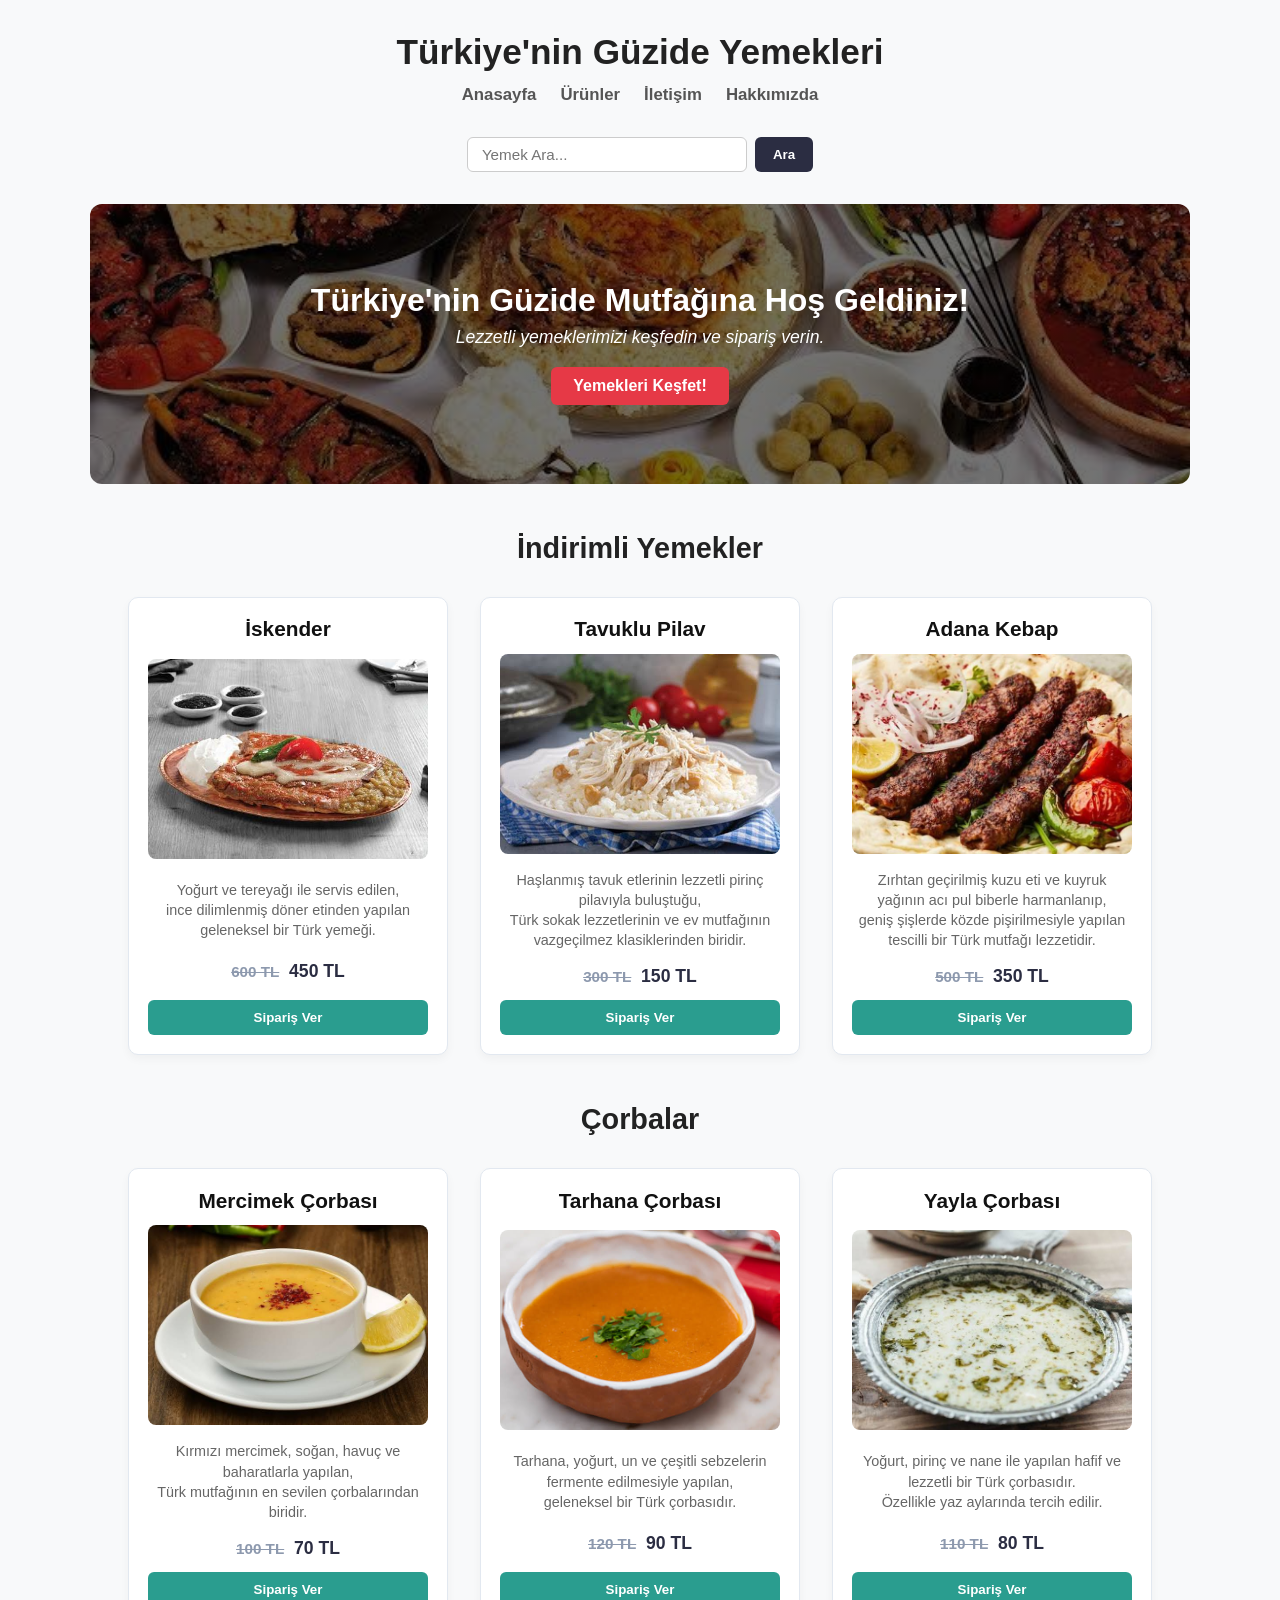
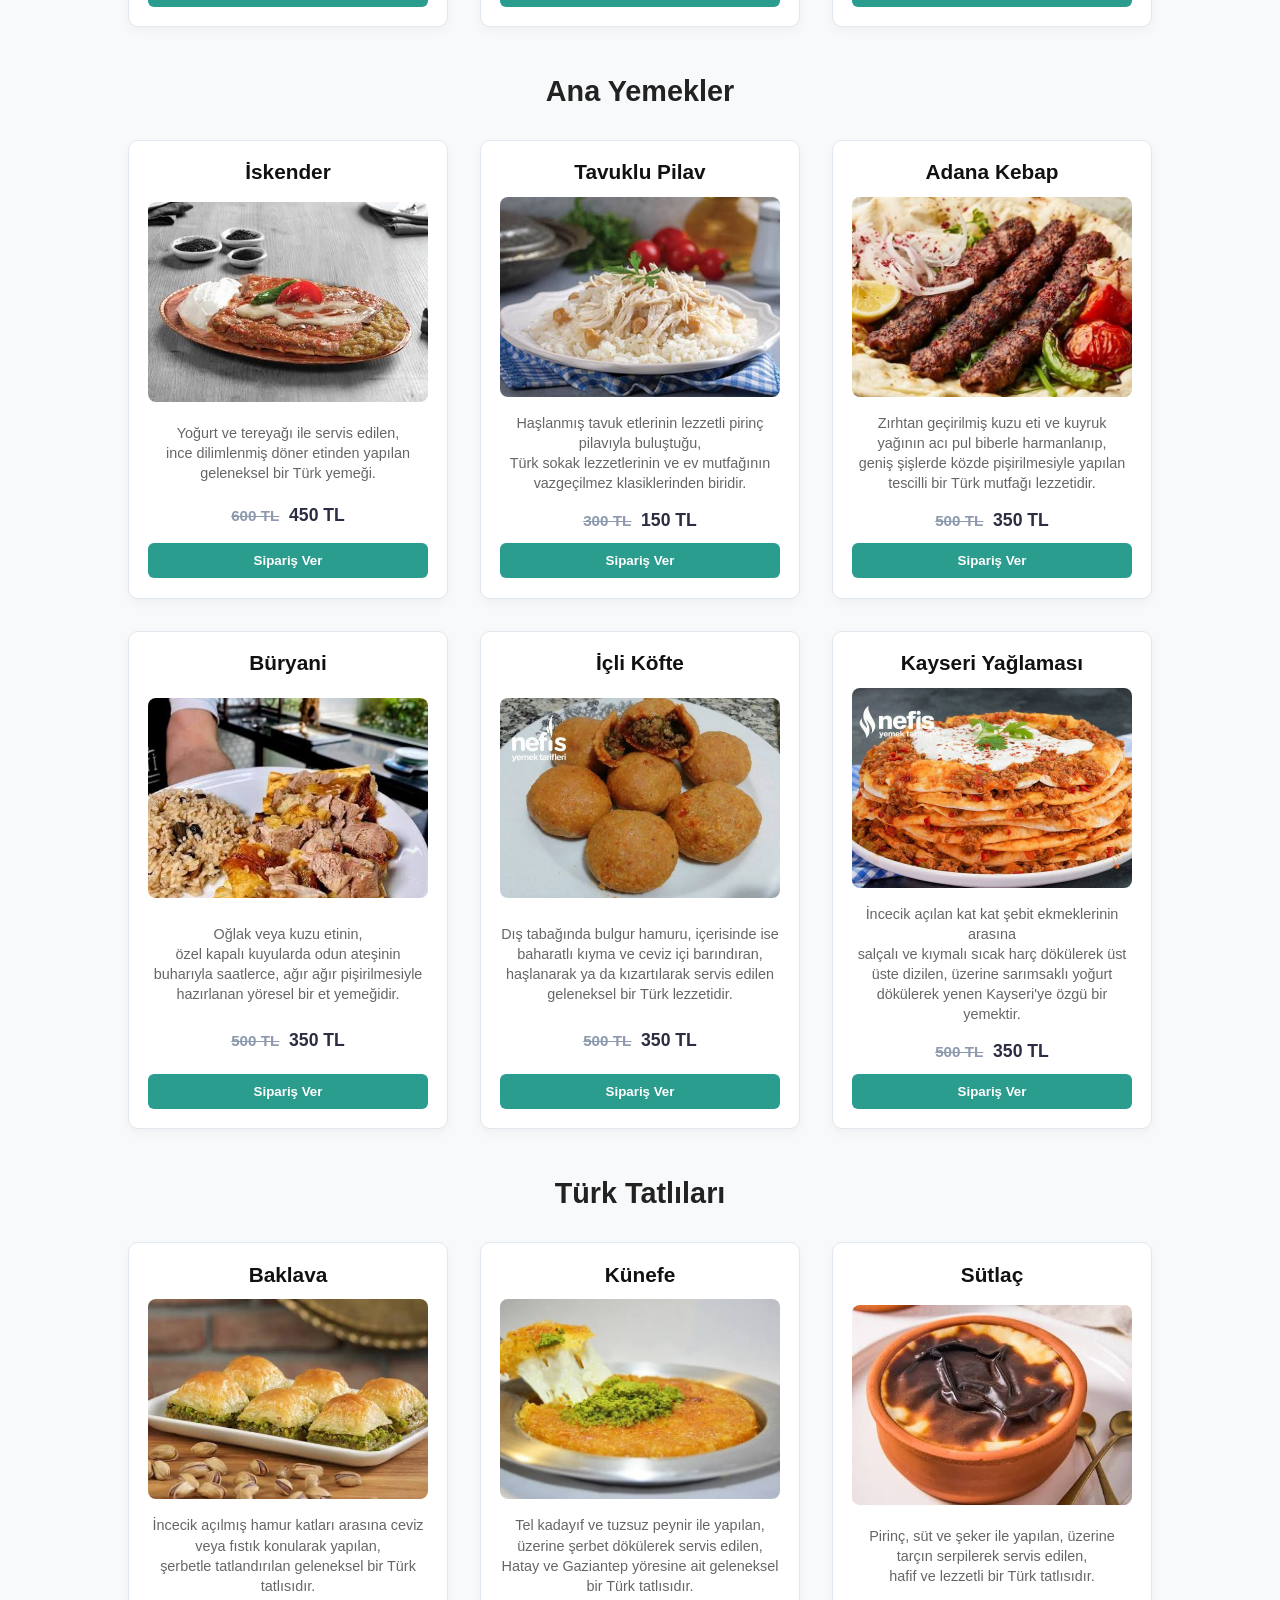
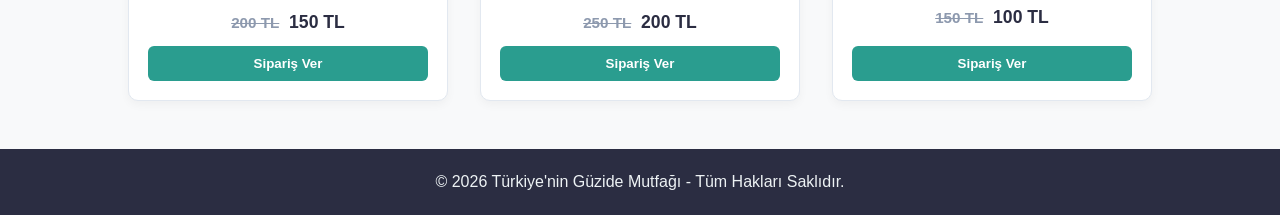
<file: index.html>
<!--Temel HTML Sayfası Oluşturuldu.-->
<!DOCTYPE html>
<html lang="tr">
<head>
    <meta charset="UTF-8">
    <meta name="viewport" content="width=device-width, initial-scale=1.0">
    <!--Web Sayfası İçin Belirlenen Title ve İcon Web Sayfasına Eklendi.-->
    <title>Türkiye'nin Güzide Mutfağı</title>
    <link rel="stylesheet" href="style.css">
    <link rel="shortcut icon" href="images/icon.png">
</head>

<body>
    <!--Genel olarak web sitesi hakkında bir başlık ve menü linkleri eklendi.-->
    <header>
        <h1>Türkiye'nin Güzide Yemekleri</h1>
        <nav>
            <a href="index.html">Anasayfa</a>
            <a href="urunler.html">Ürünler</a>
            <a href="iletisim.html">İletişim</a>
            <a href="hakkimizda.html">Hakkımızda</a>
        </nav>
    </header>

    <!--Web sitesine bir arama çubuğu eklendi.-->
    <div class="search-bar">
        <input type="text" placeholder="Yemek Ara...">
        <button type="submit">Ara</button>
    </div>

    <!--Web sitesine bir hero (tanıtım alanı) eklendi.-->
    <div class="hero">
        <h2>Türkiye'nin Güzide Mutfağına Hoş Geldiniz!</h2>
        <p><i>Lezzetli yemeklerimizi keşfedin ve sipariş verin.</i></p>
        <a href="urunler.html" class="button">Yemekleri Keşfet!</a>
    </div>

    <!-- 1. Bölüm: İndirimli Yemekler -->
    <section class="promotion">
        <h2> İndirimli Yemekler </h2>

        <div class="menu-items">
            <!--1. yemeğimiz -->
            <div class="menu-item">
                <h3> İskender </h3>
                <img src="images/iskender.jpg" alt="İskender" width="300" height="200">
                <p>
                    Yoğurt ve tereyağı ile servis edilen, <br>
                    ince dilimlenmiş döner etinden yapılan geleneksel bir Türk yemeği.
                </p>
                <span><del>600 TL</del>&nbsp; 450 TL</span>
                <button type="button" class="order-button">Sipariş Ver</button>
            </div>

            <!--2. yemeğimiz -->
            <div class="menu-item">
                <h3> Tavuklu Pilav </h3>
                <img src="images/tavuklu-pilav.jpg" alt="Tavuklu Pilav" width="300" height="200">
                <p>
                    Haşlanmış tavuk etlerinin lezzetli pirinç pilavıyla buluştuğu, <br>
                    Türk sokak lezzetlerinin ve ev mutfağının vazgeçilmez klasiklerinden biridir.
                </p>
                <span><del>300 TL</del>&nbsp; 150 TL</span>
                <button type="button" class="order-button">Sipariş Ver</button>
            </div>

            <!--3. yemeğimiz -->
            <div class="menu-item">
                <h3> Adana Kebap </h3>
                <img src="images/adana-kebap.jpg" alt="Adana Kebap" width="300" height="200">
                <p>
                    Zırhtan geçirilmiş kuzu eti ve kuyruk yağının acı pul biberle harmanlanıp, <br> 
                    geniş şişlerde közde pişirilmesiyle yapılan tescilli bir Türk mutfağı lezzetidir.
                </p>
                <span><del>500 TL</del>&nbsp; 350 TL</span>
                <button type="button" class="order-button">Sipariş Ver</button>
            </div>
        </div>
    </section>

    <!-- 2. Bölüm: Çorbalar -->
    <section class="soups">
        <h2> Çorbalar </h2>

        <div class="menu-items">
            <!--1. çorbamız -->
            <div class="menu-item">
                <h3> Mercimek Çorbası </h3>
                <img src="images/mercimek-soup.jpg" alt="Mercimek Çorbası" width="300" height="200">
                <p>
                    Kırmızı mercimek, soğan, havuç ve baharatlarla yapılan, <br>
                    Türk mutfağının en sevilen çorbalarından biridir.
                </p>
                <span><del>100 TL</del>&nbsp; 70 TL</span>
                <button type="button" class="order-button">Sipariş Ver</button>
            </div>

            <!--2. çorbamız -->
            <div class="menu-item">
                <h3> Tarhana Çorbası </h3>
                <img src="images/tarhana-soup.jpg" alt="Tarhana Çorbası" width="300" height="200">
                <p>
                    Tarhana, yoğurt, un ve çeşitli sebzelerin fermente edilmesiyle yapılan, <br>
                    geleneksel bir Türk çorbasıdır.
                </p>
                <span><del>120 TL</del>&nbsp; 90 TL</span>
                <button type="button" class="order-button">Sipariş Ver</button>
            </div>

            <!--3. çorbamız -->
            <div class="menu-item">
                <h3> Yayla Çorbası </h3>
                <img src="images/yayla-sopu.jpg" alt="Yayla Çorbası" width="300" height="200">
                <p>
                    Yoğurt, pirinç ve nane ile yapılan hafif ve lezzetli bir Türk çorbasıdır. <br>
                    Özellikle yaz aylarında tercih edilir.
                </p>
                <span><del>110 TL</del>&nbsp; 80 TL</span>
                <button type="button" class="order-button">Sipariş Ver</button>
            </div> 
        </div>
    </section>

    <!-- 3. Bölüm: Ana Yemekler -->
    <section class="main-foods">
        <h2> Ana Yemekler </h2>

        <div class="menu-items">
            <!--1. yemeğimiz -->
            <div class="menu-item">
                <h3> İskender </h3>
                <img src="images/iskender.jpg" alt="İskender" width="300" height="200">
                <p>
                    Yoğurt ve tereyağı ile servis edilen, <br>
                    ince dilimlenmiş döner etinden yapılan geleneksel bir Türk yemeği.
                </p>
                <span><del>600 TL</del>&nbsp; 450 TL</span>
                <button type="button" class="order-button">Sipariş Ver</button>
            </div>

            <!--2. yemeğimiz -->
            <div class="menu-item">
                <h3> Tavuklu Pilav </h3>
                <img src="images/tavuklu-pilav.jpg" alt="Tavuklu Pilav" width="300" height="200">
                <p>
                    Haşlanmış tavuk etlerinin lezzetli pirinç pilavıyla buluştuğu, <br>
                    Türk sokak lezzetlerinin ve ev mutfağının vazgeçilmez klasiklerinden biridir.
                </p>
                <span><del>300 TL</del>&nbsp; 150 TL</span>
                <button type="button" class="order-button">Sipariş Ver</button>
            </div>

            <!--3. yemeğimiz -->
            <div class="menu-item">
                <h3> Adana Kebap </h3>
                <img src="images/adana-kebap.jpg" alt="Adana Kebap" width="300" height="200">
                <p>
                    Zırhtan geçirilmiş kuzu eti ve kuyruk yağının acı pul biberle harmanlanıp, <br> 
                    geniş şişlerde közde pişirilmesiyle yapılan tescilli bir Türk mutfağı lezzetidir.
                </p>
                <span><del>500 TL</del>&nbsp; 350 TL</span>
                <button type="button" class="order-button">Sipariş Ver</button>
            </div>

            <!--4. yemeğimiz -->
            <div class="menu-item">
                <h3> Büryani </h3>
                <img src="images/buryani.jpg" alt="Büryani" width="300" height="200">
                <p>
                    Oğlak veya kuzu etinin, <br>
                    özel kapalı kuyularda odun ateşinin buharıyla saatlerce,
                    ağır ağır pişirilmesiyle hazırlanan yöresel bir et yemeğidir.
                </p>
                <span><del>500 TL</del>&nbsp; 350 TL</span>
                <button type="button" class="order-button">Sipariş Ver</button>
            </div>

            <!--5. yemeğimiz -->
            <div class="menu-item">
                <h3> İçli Köfte </h3>
                <img src="images/icli-kofte.jpg" alt="İçli Köfte" width="300" height="200">
                <p>
                    Dış tabağında bulgur hamuru, içerisinde ise baharatlı kıyma ve ceviz içi barındıran, <br>
                    haşlanarak ya da kızartılarak servis edilen geleneksel bir Türk lezzetidir.
                </p>
                <span><del>500 TL</del>&nbsp; 350 TL</span>
                <button type="button" class="order-button">Sipariş Ver</button>
            </div>

            <!--6. yemeğimiz -->
            <div class="menu-item">
                <h3> Kayseri Yağlaması </h3>
                <img src="images/kayseri-yaglama.jpg" alt="Kayseri Yağlaması" width="300" height="200">
                <p>
                    İncecik açılan kat kat şebit ekmeklerinin arasına <br>
                    salçalı ve kıymalı sıcak harç dökülerek üst üste dizilen,
                    üzerine sarımsaklı yoğurt dökülerek yenen Kayseri'ye özgü bir yemektir.
                </p>
                <span><del>500 TL</del>&nbsp; 350 TL</span>
                <button type="button" class="order-button">Sipariş Ver</button>
            </div>
        </div>
    </section>

    <!-- 4. Bölüm: Türk Tatlıları -->
    <section class="Tr-Desserts">
        <h2> Türk Tatlıları </h2>

        <div class="menu-items">
            <!--1. tatlımız -->
            <div class="menu-item">
                <h3> Baklava </h3>
                <img src="images/baklava.jpg" alt="Baklava" width="300" height="200">
                <p>
                    İncecik açılmış hamur katları arasına ceviz veya fıstık konularak yapılan, <br>
                    şerbetle tatlandırılan geleneksel bir Türk tatlısıdır.
                </p>
                <span><del>200 TL</del>&nbsp; 150 TL</span>
                <button type="button" class="order-button">Sipariş Ver</button>
            </div>

            <!--2. tatlımız -->
            <div class="menu-item">
                <h3> Künefe </h3>
                <img src="images/künefe.jpg" alt="Künefe" width="300" height="200">
                <p>
                    Tel kadayıf ve tuzsuz peynir ile yapılan, üzerine şerbet dökülerek servis edilen, <br>
                    Hatay ve Gaziantep yöresine ait geleneksel bir Türk tatlısıdır.
                </p>
                <span><del>250 TL</del>&nbsp; 200 TL</span>
                <button type="button" class="order-button">Sipariş Ver</button>
            </div>

            <!--3. tatlımız -->
            <div class="menu-item">
                <h3> Sütlaç </h3>
                <img src="images/sutlac.jpg" alt="Sütlaç" width="300" height="200">
                <p>
                    Pirinç, süt ve şeker ile yapılan, üzerine tarçın serpilerek servis edilen, <br>
                    hafif ve lezzetli bir Türk tatlısıdır.
                </p>
                <span><del>150 TL</del>&nbsp; 100 TL</span>
                <button type="button" class="order-button">Sipariş Ver</button>
            </div>
        </div>
    </section>

    <!-- 5. Bölüm: Footer (Alt Bilgi) -->
    <footer>
        <p>&copy; 2026 Türkiye'nin Güzide Mutfağı - Tüm Hakları Saklıdır.</p>
    </footer>
</body>
</html>
</file>
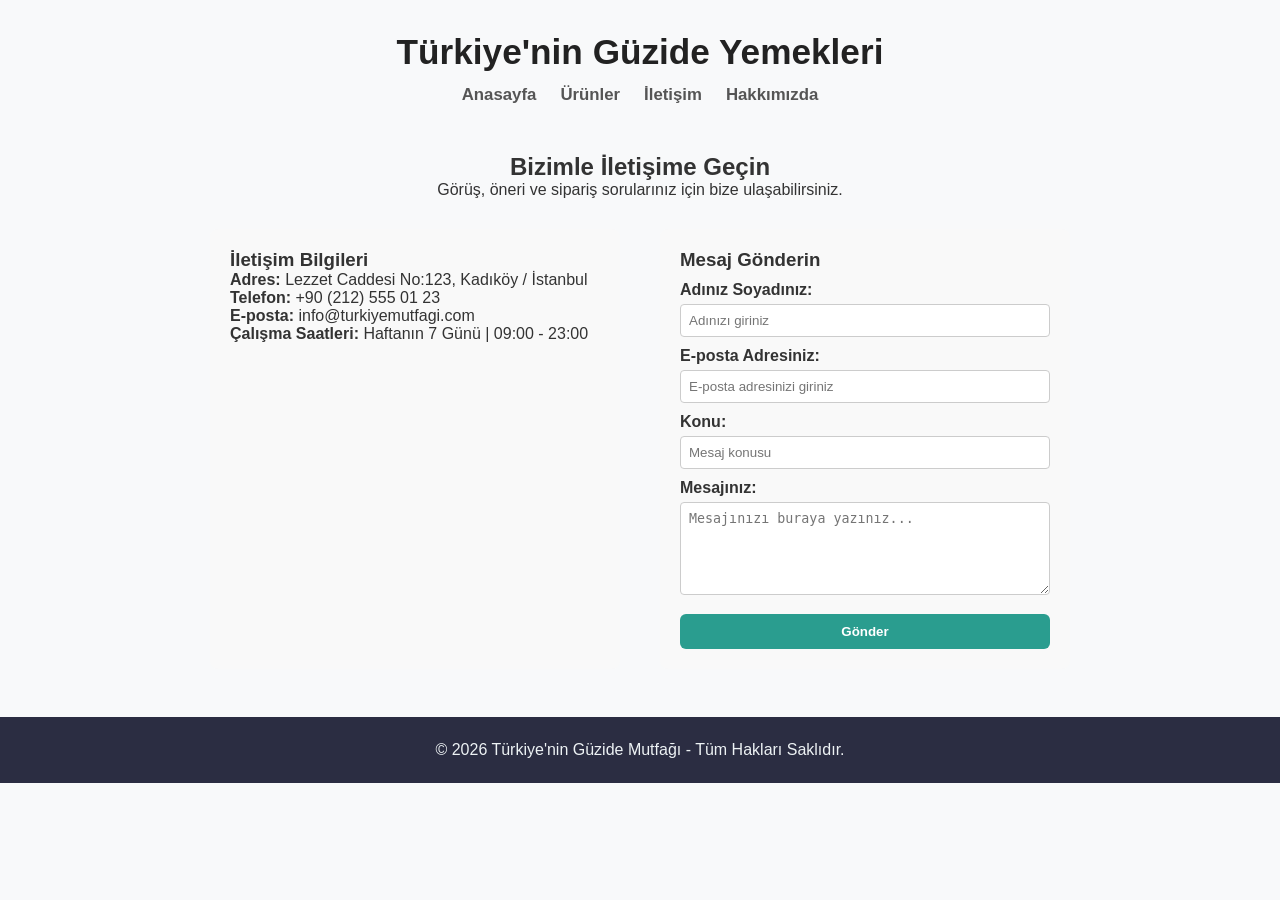
<file: iletisim.html>
<!DOCTYPE html>
<html lang="tr">
<head>
    <meta charset="UTF-8">
    <meta name="viewport" content="width=device-width, initial-scale=1.0">
    <title>İletişim - Türkiye'nin Güzide Mutfağı</title>
    <link rel="stylesheet" href="style.css">
    <link rel="shortcut icon" href="images/icon.png">
</head>
<body>

    <!-- Header / Menü -->
    <header>
        <h1>Türkiye'nin Güzide Yemekleri</h1>
        <nav>
            <a href="index.html">Anasayfa</a>
            <a href="urunler.html">Ürünler</a>
            <a href="iletisim.html">İletişim</a>
            <a href="hakkimizda.html">Hakkımızda</a>
        </nav>
    </header>

    <!-- İletişim Ana Alanı -->
    <main class="contact-container">
        <h2>Bizimle İletişime Geçin</h2>
        <p>Görüş, öneri ve sipariş sorularınız için bize ulaşabilirsiniz.</p>

        <div class="contact-content">
            <!-- İletişim Bilgileri -->
            <div class="contact-info">
                <h3>İletişim Bilgileri</h3>
                <p><strong>Adres:</strong> Lezzet Caddesi No:123, Kadıköy / İstanbul</p>
                <p><strong>Telefon:</strong> +90 (212) 555 01 23</p>
                <p><strong>E-posta:</strong> info@turkiyemutfagi.com</p>
                <p><strong>Çalışma Saatleri:</strong> Haftanın 7 Günü | 09:00 - 23:00</p>
            </div>

            <!-- İletişim Formu -->
            <form class="contact-form">
                <h3>Mesaj Gönderin</h3>
                
                <label for="name">Adınız Soyadınız:</label>
                <input type="text" id="name" placeholder="Adınızı giriniz" required>

                <label for="email">E-posta Adresiniz:</label>
                <input type="email" id="email" placeholder="E-posta adresinizi giriniz" required>

                <label for="subject">Konu:</label>
                <input type="text" id="subject" placeholder="Mesaj konusu" required>

                <label for="message">Mesajınız:</label>
                <textarea id="message" rows="5" placeholder="Mesajınızı buraya yazınız..." required></textarea>

                <button type="submit" class="order-button">Gönder</button>
            </form>
        </div>
    </main>

    <!-- Footer -->
    <footer>
        <p>&copy; 2026 Türkiye'nin Güzide Mutfağı - Tüm Hakları Saklıdır.</p>
    </footer>

</body>
</html>
</file>
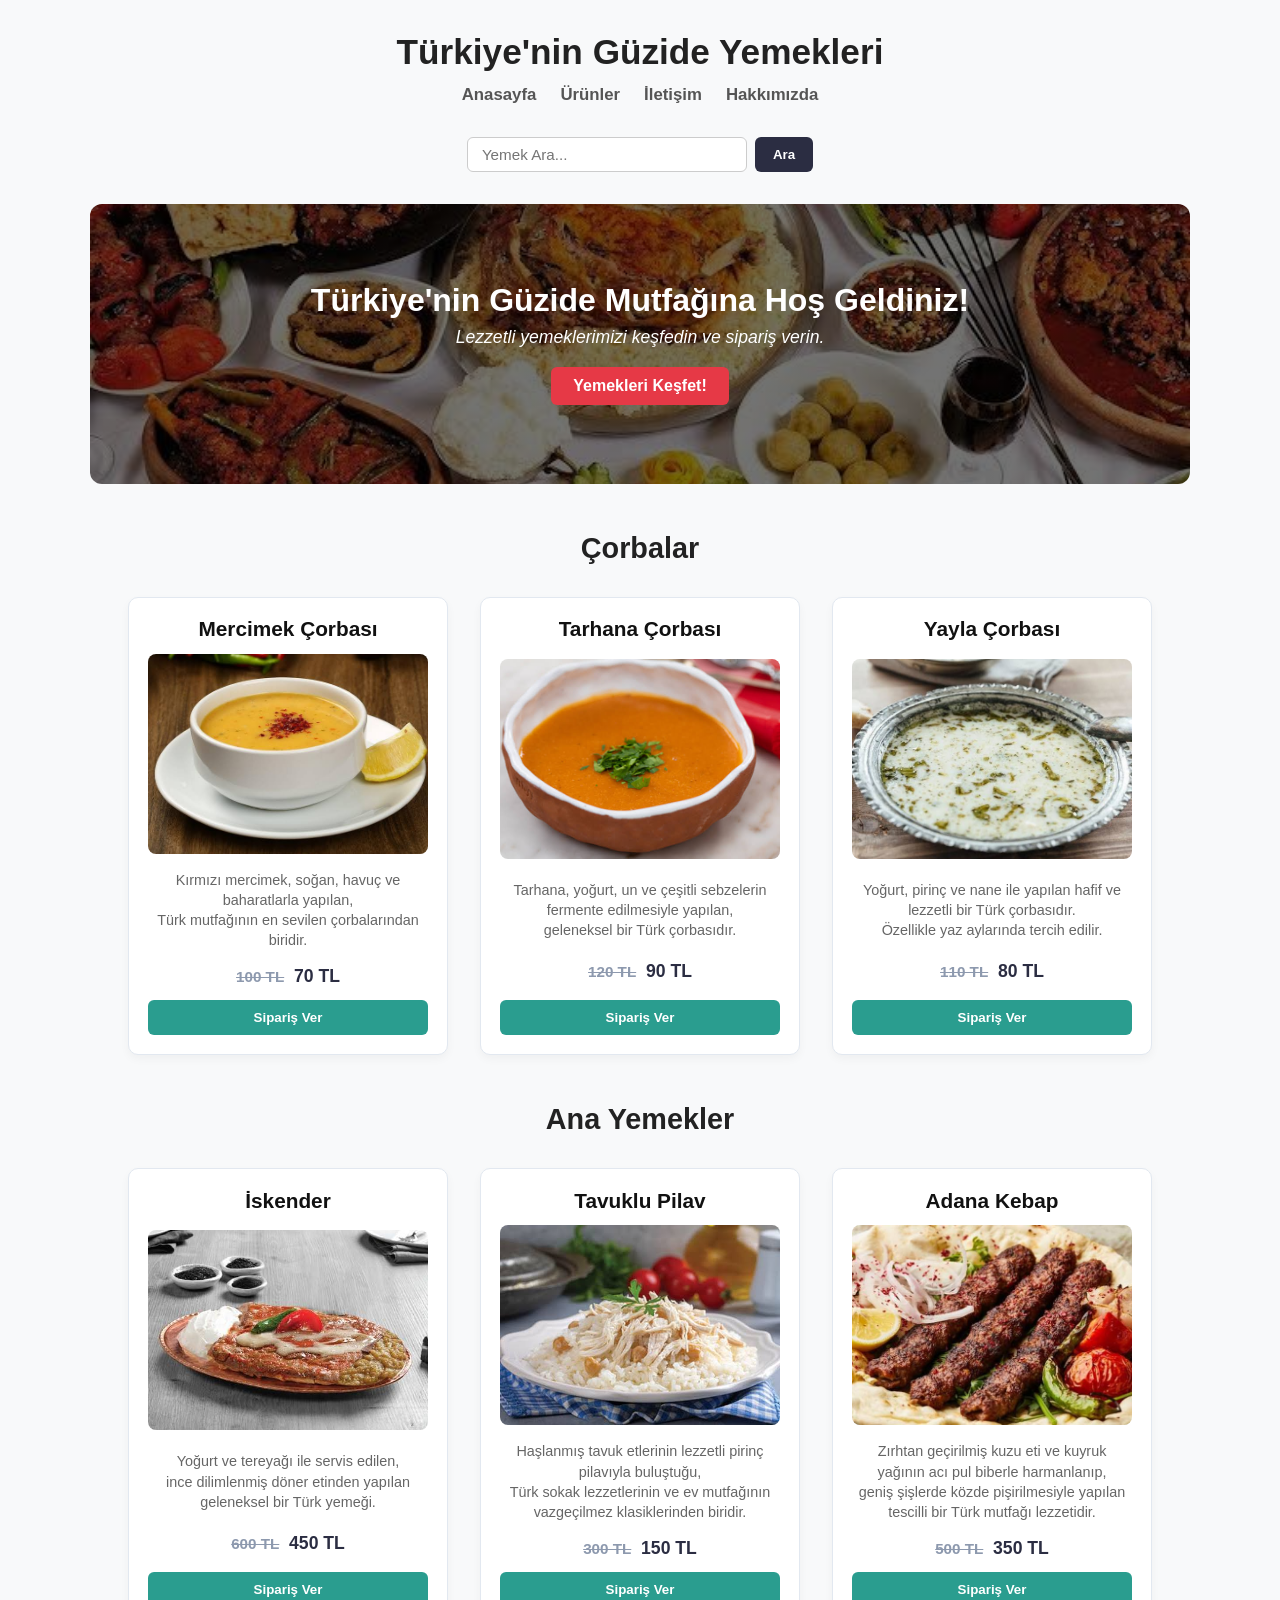
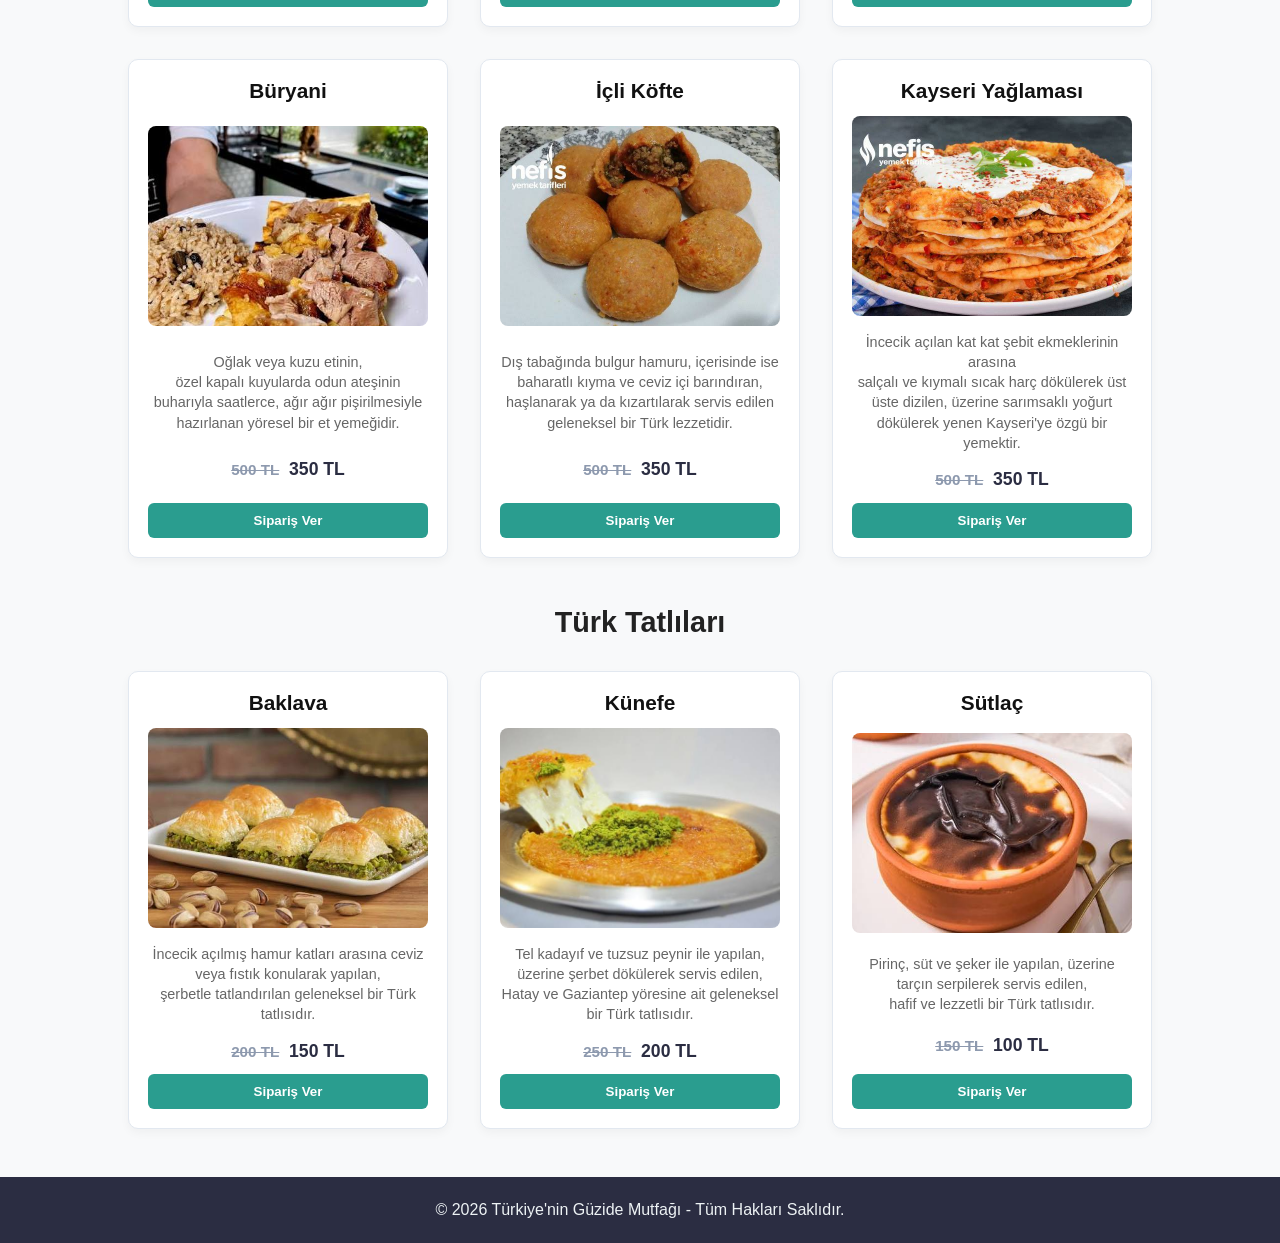
<file: urunler.html>
<!DOCTYPE html>
<html lang="tr">
<head>
    <meta charset="UTF-8">
    <meta name="viewport" content="width=device-width, initial-scale=1.0">
    <title>Tüm Ürünler - Türkiye'nin Güzide Mutfağı</title>
    <link rel="stylesheet" href="style.css">
    <link rel="shortcut icon" href="images/icon.png">
</head>
<body>

    <!--Genel olarak web sitesi hakkında bir başlık ve menü linkleri eklendi.-->
    <header>
        <h1>Türkiye'nin Güzide Yemekleri</h1>
        <nav>
            <a href="index.html">Anasayfa</a>
            <a href="urunler.html">Ürünler</a>
            <a href="iletisim.html">İletişim</a>
            <a href="hakkimizda.html">Hakkımızda</a>
        </nav>
    </header>
 
    <!--Web sitesine bir arama çubuğu eklendi.-->
    <div class="search-bar">
        <input type="text" placeholder="Yemek Ara...">
        <button type="submit">Ara</button>
    </div>

    <!--Web sitesine bir hero (tanıtım alanı) eklendi.-->
    <div class="hero">
        <h2>Türkiye'nin Güzide Mutfağına Hoş Geldiniz!</h2>
        <p><i>Lezzetli yemeklerimizi keşfedin ve sipariş verin.</i></p>
        <a href="#" class="button">Yemekleri Keşfet!</a>
    </div>

    <!-- 1. Bölüm: Çorbalar -->
    <section class="soups">
        <h2> Çorbalar </h2>

        <div class="menu-items">
            <!--1. çorbamız -->
            <div class="menu-item">
                <h3> Mercimek Çorbası </h3>
                <img src="images/mercimek-soup.jpg" alt="Mercimek Çorbası" width="300" height="200">
                <p>
                    Kırmızı mercimek, soğan, havuç ve baharatlarla yapılan, <br>
                    Türk mutfağının en sevilen çorbalarından biridir.
                </p>
                <span><del>100 TL</del>&nbsp; 70 TL</span>
                <button type="button" class="order-button">Sipariş Ver</button>
            </div>

            <!--2. çorbamız -->
            <div class="menu-item">
                <h3> Tarhana Çorbası </h3>
                <img src="images/tarhana-soup.jpg" alt="Tarhana Çorbası" width="300" height="200">
                <p>
                    Tarhana, yoğurt, un ve çeşitli sebzelerin fermente edilmesiyle yapılan, <br>
                    geleneksel bir Türk çorbasıdır.
                </p>
                <span><del>120 TL</del>&nbsp; 90 TL</span>
                <button type="button" class="order-button">Sipariş Ver</button>
            </div>

            <!--3. çorbamız -->
            <div class="menu-item">
                <h3> Yayla Çorbası </h3>
                <img src="images/yayla-sopu.jpg" alt="Yayla Çorbası" width="300" height="200">
                <p>
                    Yoğurt, pirinç ve nane ile yapılan hafif ve lezzetli bir Türk çorbasıdır. <br>
                    Özellikle yaz aylarında tercih edilir.
                </p>
                <span><del>110 TL</del>&nbsp; 80 TL</span>
                <button type="button" class="order-button">Sipariş Ver</button>
            </div> 
        </div>
    </section>

     <!-- 2. Bölüm: Ana Yemekler -->
    <section class="main-foods">
        <h2> Ana Yemekler </h2>

        <div class="menu-items">
            <!--1. yemeğimiz -->
            <div class="menu-item">
                <h3> İskender </h3>
                <img src="images/iskender.jpg" alt="İskender" width="300" height="200">
                <p>
                    Yoğurt ve tereyağı ile servis edilen, <br>
                    ince dilimlenmiş döner etinden yapılan geleneksel bir Türk yemeği.
                </p>
                <span><del>600 TL</del>&nbsp; 450 TL</span>
                <button type="button" class="order-button">Sipariş Ver</button>
            </div>

            <!--2. yemeğimiz -->
            <div class="menu-item">
                <h3> Tavuklu Pilav </h3>
                <img src="images/tavuklu-pilav.jpg" alt="Tavuklu Pilav" width="300" height="200">
                <p>
                    Haşlanmış tavuk etlerinin lezzetli pirinç pilavıyla buluştuğu, <br>
                    Türk sokak lezzetlerinin ve ev mutfağının vazgeçilmez klasiklerinden biridir.
                </p>
                <span><del>300 TL</del>&nbsp; 150 TL</span>
                <button type="button" class="order-button">Sipariş Ver</button>
            </div>

            <!--3. yemeğimiz -->
            <div class="menu-item">
                <h3> Adana Kebap </h3>
                <img src="images/adana-kebap.jpg" alt="Adana Kebap" width="300" height="200">
                <p>
                    Zırhtan geçirilmiş kuzu eti ve kuyruk yağının acı pul biberle harmanlanıp, <br> 
                    geniş şişlerde közde pişirilmesiyle yapılan tescilli bir Türk mutfağı lezzetidir.
                </p>
                <span><del>500 TL</del>&nbsp; 350 TL</span>
                <button type="button" class="order-button">Sipariş Ver</button>
            </div>

            <!--4. yemeğimiz -->
            <div class="menu-item">
                <h3> Büryani </h3>
                <img src="images/buryani.jpg" alt="Büryani" width="300" height="200">
                <p>
                    Oğlak veya kuzu etinin, <br>
                    özel kapalı kuyularda odun ateşinin buharıyla saatlerce,
                    ağır ağır pişirilmesiyle hazırlanan yöresel bir et yemeğidir.
                </p>
                <span><del>500 TL</del>&nbsp; 350 TL</span>
                <button type="button" class="order-button">Sipariş Ver</button>
            </div>

            <!--5. yemeğimiz -->
            <div class="menu-item">
                <h3> İçli Köfte </h3>
                <img src="images/icli-kofte.jpg" alt="İçli Köfte" width="300" height="200">
                <p>
                    Dış tabağında bulgur hamuru, içerisinde ise baharatlı kıyma ve ceviz içi barındıran, <br>
                    haşlanarak ya da kızartılarak servis edilen geleneksel bir Türk lezzetidir.
                </p>
                <span><del>500 TL</del>&nbsp; 350 TL</span>
                <button type="button" class="order-button">Sipariş Ver</button>
            </div>

            <!--6. yemeğimiz -->
            <div class="menu-item">
                <h3> Kayseri Yağlaması </h3>
                <img src="images/kayseri-yaglama.jpg" alt="Kayseri Yağlaması" width="300" height="200">
                <p>
                    İncecik açılan kat kat şebit ekmeklerinin arasına <br>
                    salçalı ve kıymalı sıcak harç dökülerek üst üste dizilen,
                    üzerine sarımsaklı yoğurt dökülerek yenen Kayseri'ye özgü bir yemektir.
                </p>
                <span><del>500 TL</del>&nbsp; 350 TL</span>
                <button type="button" class="order-button">Sipariş Ver</button>
            </div>
        </div>
    </section>

     <!-- 3. Bölüm: Türk Tatlıları -->
    <section class="Tr-Desserts">
        <h2> Türk Tatlıları </h2>

        <div class="menu-items">
            <!--1. tatlımız -->
            <div class="menu-item">
                <h3> Baklava </h3>
                <img src="images/baklava.jpg" alt="Baklava" width="300" height="200">
                <p>
                    İncecik açılmış hamur katları arasına ceviz veya fıstık konularak yapılan, <br>
                    şerbetle tatlandırılan geleneksel bir Türk tatlısıdır.
                </p>
                <span><del>200 TL</del>&nbsp; 150 TL</span>
                <button type="button" class="order-button">Sipariş Ver</button>
            </div>

            <!--2. tatlımız -->
            <div class="menu-item">
                <h3> Künefe </h3>
                <img src="images/künefe.jpg" alt="Künefe" width="300" height="200">
                <p>
                    Tel kadayıf ve tuzsuz peynir ile yapılan, üzerine şerbet dökülerek servis edilen, <br>
                    Hatay ve Gaziantep yöresine ait geleneksel bir Türk tatlısıdır.
                </p>
                <span><del>250 TL</del>&nbsp; 200 TL</span>
                <button type="button" class="order-button">Sipariş Ver</button>
            </div>

            <!--3. tatlımız -->
            <div class="menu-item">
                <h3> Sütlaç </h3>
                <img src="images/sutlac.jpg" alt="Sütlaç" width="300" height="200">
                <p>
                    Pirinç, süt ve şeker ile yapılan, üzerine tarçın serpilerek servis edilen, <br>
                    hafif ve lezzetli bir Türk tatlısıdır.
                </p>
                <span><del>150 TL</del>&nbsp; 100 TL</span>
                <button type="button" class="order-button">Sipariş Ver</button>
            </div>
        </div>
    </section>

      <!-- 4. Bölüm: Footer (Alt Bilgi) -->
    <footer>
        <p>&copy; 2026 Türkiye'nin Güzide Mutfağı - Tüm Hakları Saklıdır.</p>
    </footer>
    
</body>
</html>
</file>
<file: style.css>
/* 1. Temel Sıfırlama */
* {
  margin: 0;
  padding: 0;
  box-sizing: border-box;
}

body {
  font-family: 'Segoe UI', Tahoma, Geneva, Verdana, sans-serif;
  background-color: #f8f9fa;
  color: #333;
}

/* 2. Header & Menü (Sayfaya Ortalı) */
header {
  display: flex;
  flex-direction: column;
  align-items: center;
  padding-top: 2rem;
  padding-bottom: 0.5rem;
}

header h1 {
  font-size: 2.2rem;
  color: #222;
  margin-bottom: 0.8rem;
  text-align: center;
}

header nav {
  display: flex;
  gap: 1.5rem;
}

header nav a {
  text-decoration: none;
  color: #555;
  font-weight: 600;
  font-size: 1.05rem;
  transition: color 0.3s;
}

header nav a:hover {
  color: #e63946;
}

/* 3. Arama Barı (Menünün Altında ve Ortalı) */
.search-bar {
  display: flex;
  justify-content: center;
  gap: 8px;
  margin: 1.5rem 0 2rem 0;
}

.search-bar input {
  padding: 8px 14px;
  width: 280px;
  border: 1px solid #ccc;
  border-radius: 6px;
  outline: none;
  font-size: 0.95rem;
}

.search-bar input:focus {
  border-color: #e63946;
}

.search-bar button {
  padding: 8px 18px;
  background-color: #2b2d42;
  color: #fff;
  border: none;
  border-radius: 6px;
  cursor: pointer;
  font-weight: 600;
  transition: background-color 0.3s;
}

.search-bar button:hover {
  background-color: #1d1e2c;
}

/* 4. Arka Plan Görselli Hero Alanı */
.hero {
  /* Resim yolunu kendi dosya adınla değiştir */
  background-image: linear-gradient(rgba(0, 0, 0, 0.55), rgba(0, 0, 0, 0.55)), url('images/hero-bg.jpg');
  background-size: cover;       /* Görseli kutuya tam sığdırır */
  background-position: center; /* Görseli ortalar */
  background-repeat: no-repeat;
  
  width: 90%;
  max-width: 1100px;
  height: 280px;
  margin: 0 auto 3rem auto;
  border-radius: 12px;
  
  /* İçindeki yazıları ortalama ayarları */
  display: flex;
  flex-direction: column;
  justify-content: center;
  align-items: center;
  text-align: center;
  color: #ffffff;
  padding: 1rem;
}

.hero h2 {
  font-size: 2rem;
  margin-bottom: 0.5rem;
}

.hero p {
  font-size: 1.1rem;
  margin-bottom: 1.2rem;
}

.hero .button {
  display: inline-block;
  padding: 10px 22px;
  background-color: #e63946;
  color: #fff;
  text-decoration: none;
  border-radius: 6px;
  font-weight: bold;
  transition: background-color 0.3s;
}

.hero .button:hover {
  background-color: #d62828;
}

/* 5. İndirimli Yemekler - Yan Yana 3'lü Kart Dizilimi */
.promotion {
  max-width: 1100px;
  margin: 0 auto;
  padding: 0 1rem 3rem 1rem;
}

.promotion h2 {
  text-align: center;
  font-size: 1.8rem;
  margin-bottom: 2rem;
  color: #222;
}

.menu-items {
  display: flex;
  justify-content: center;
  flex-wrap: wrap; /* Mobil ekranda kartlar alt alta düzgünce geçer */
  gap: 2rem;
}

.menu-item {
  background-color: #ffffff;
  border: 1px solid #e2e8f0;
  border-radius: 10px;
  padding: 1.2rem;
  width: 320px; /* 3'lü dizilim için ideal kutu genişliği */
  display: flex;
  flex-direction: column;
  justify-content: space-between;
  box-shadow: 0 4px 10px rgba(0, 0, 0, 0.04);
  transition: transform 0.2s, box-shadow 0.2s;
}

.menu-item:hover {
  transform: translateY(-4px);
  box-shadow: 0 8px 16px rgba(0, 0, 0, 0.08);
}

.menu-item h3 {
  font-size: 1.3rem;
  margin-bottom: 0.8rem;
  color: #111;
  text-align: center;
}

.menu-item img {
  width: 100%;
  height: 200px;
  object-fit: cover; /* 300x200 oranını korur, görseller ezilmez */
  border-radius: 8px;
  margin-bottom: 1rem;
}

.menu-item p {
  font-size: 0.9rem;
  color: #666;
  line-height: 1.4;
  margin-bottom: 1rem;
  text-align: center;
}

.menu-item span {
  display: block;
  font-size: 1.1rem;
  font-weight: bold;
  color: #2b2d42;
  text-align: center;
  margin-bottom: 0.8rem;
}

.menu-item span del {
  color: #8d99ae;
  font-size: 0.95rem;
}

.order-button {
  width: 100%;
  padding: 10px;
  background-color: #2a9d8f;
  color: white;
  border: none;
  border-radius: 6px;
  font-weight: bold;
  cursor: pointer;
  transition: background-color 0.3s;
}

.order-button:hover {
  background-color: #218376;
}


/* Çorbalar Bölümü Genel Alanı */
.soups {
  max-width: 1100px;
  margin: 0 auto 3rem auto;
  padding: 0 1rem;
}

/* Çorbalar Başlık Stili */
.soups h2 {
  text-align: center;
  font-size: 1.8rem;
  margin-bottom: 2rem;
  color: #222;
}

/* Ana Yemekler Bölümü Genel Alanı */
.main-foods {
  max-width: 1100px;
  margin: 0 auto 3rem auto;
  padding: 0 1rem;
}

.main-foods h2 {
  text-align: center;
  font-size: 1.8rem;
  margin-bottom: 2rem;
  color: #222;
}

/* Tatlı Bölümü Genel Alanı */
.Tr-Desserts {
  max-width: 1100px;
  margin: 0 auto 3rem auto;
  padding: 0 1rem;
}

.Tr-Desserts h2 {
  text-align: center;
  font-size: 1.8rem;
  margin-bottom: 2rem;
  color: #222;
}

/* Footer (Alt Bilgi) Alanı */
footer {
  background-color: #2b2d42;
  color: #edf2f4;
  padding: 1.5rem;
  margin-top: 3rem;
  
  /* Tam ortalama ayarları */
  display: flex;
  justify-content: center;
  align-items: center;
  text-align: center;
  width: 100%;
}

/* İletişim Sayfası Stilleri */
.contact-container {
    max-width: 900px;
    margin: 40px auto;
    padding: 0 20px;
    text-align: center;
}

.contact-content {
    display: flex;
    flex-wrap: wrap;
    gap: 40px;
    margin-top: 30px;
    text-align: left;
}

.contact-info, .contact-form {
    flex: 1;
    min-width: 280px;
    background-color: #f9f9f9;
    padding: 20px;
    border-radius: 8px;
}

.contact-form label {
    display: block;
    margin-top: 10px;
    font-weight: bold;
}

.contact-form input, .contact-form textarea {
    width: 100%;
    padding: 8px;
    margin-top: 5px;
    border: 1px solid #ccc;
    border-radius: 4px;
    box-sizing: border-box;
}

.contact-form button {
    margin-top: 15px;
    width: 100%;
}
</file>
